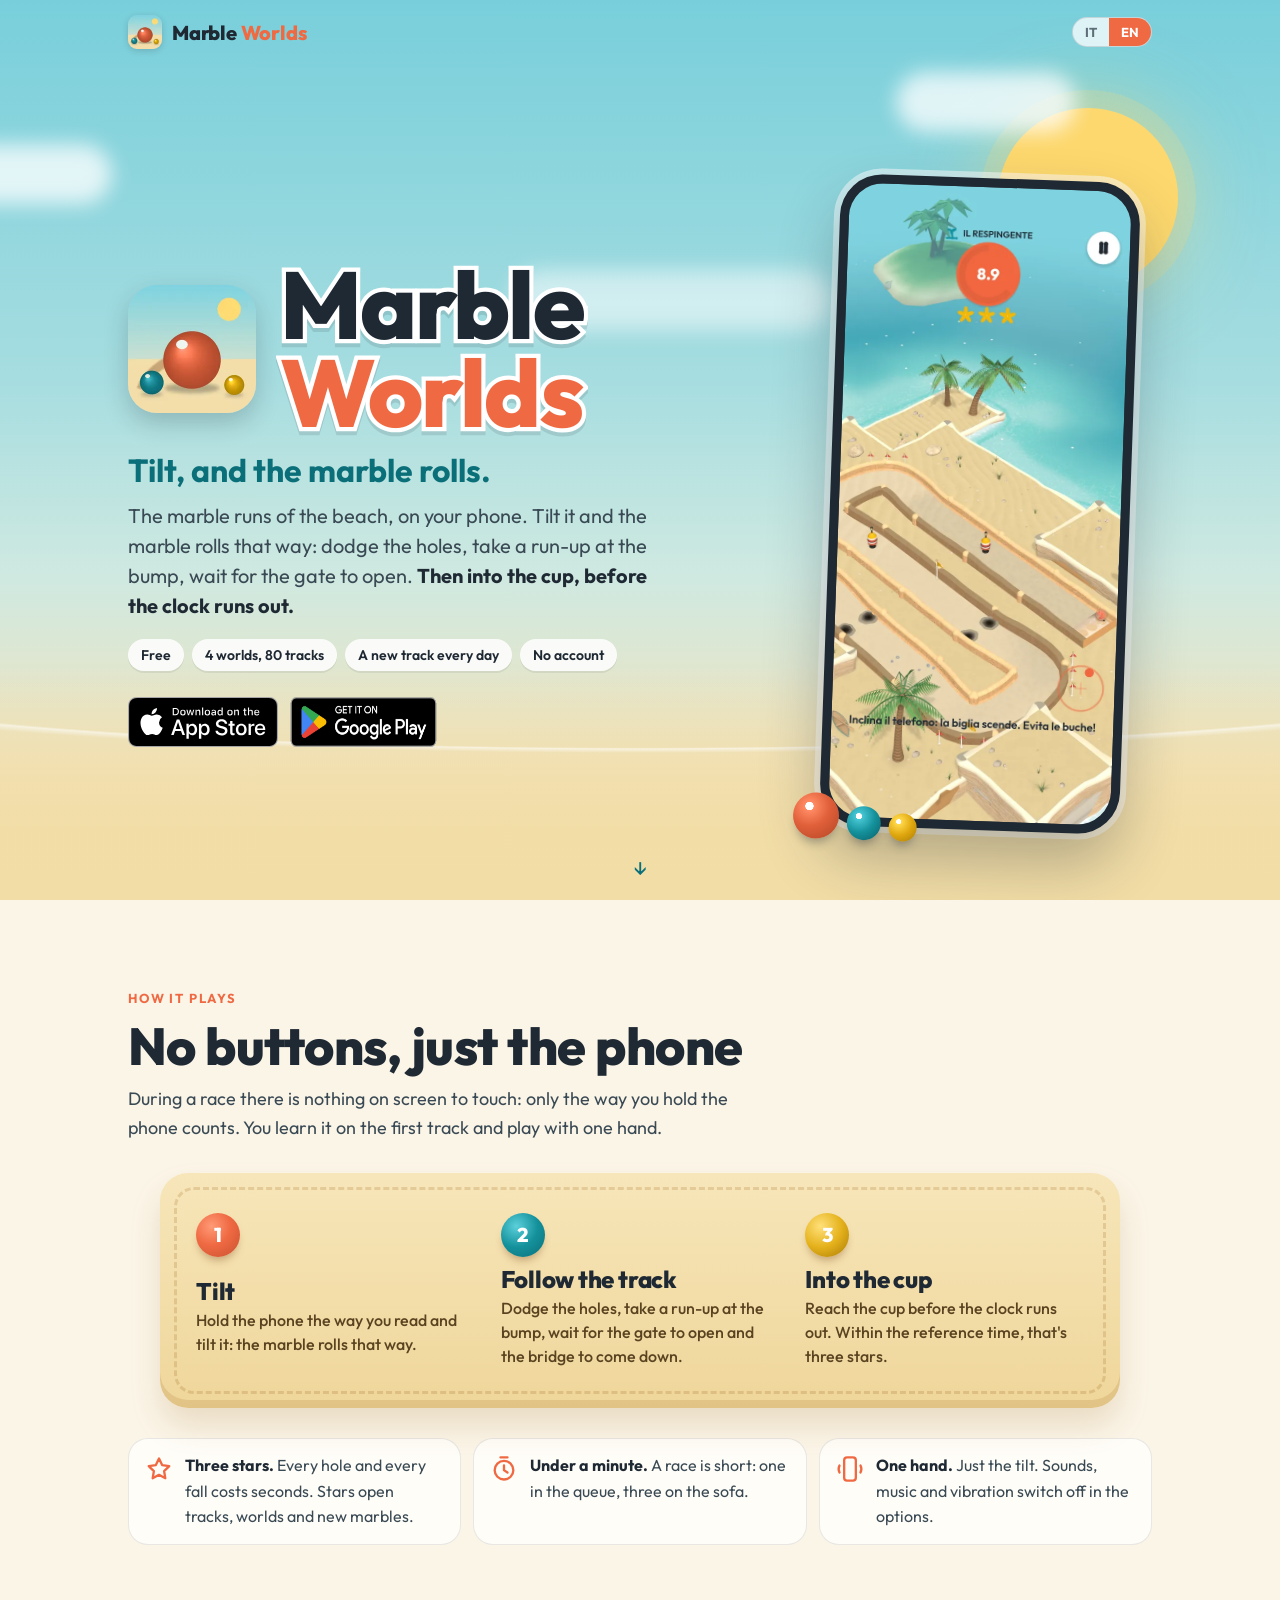
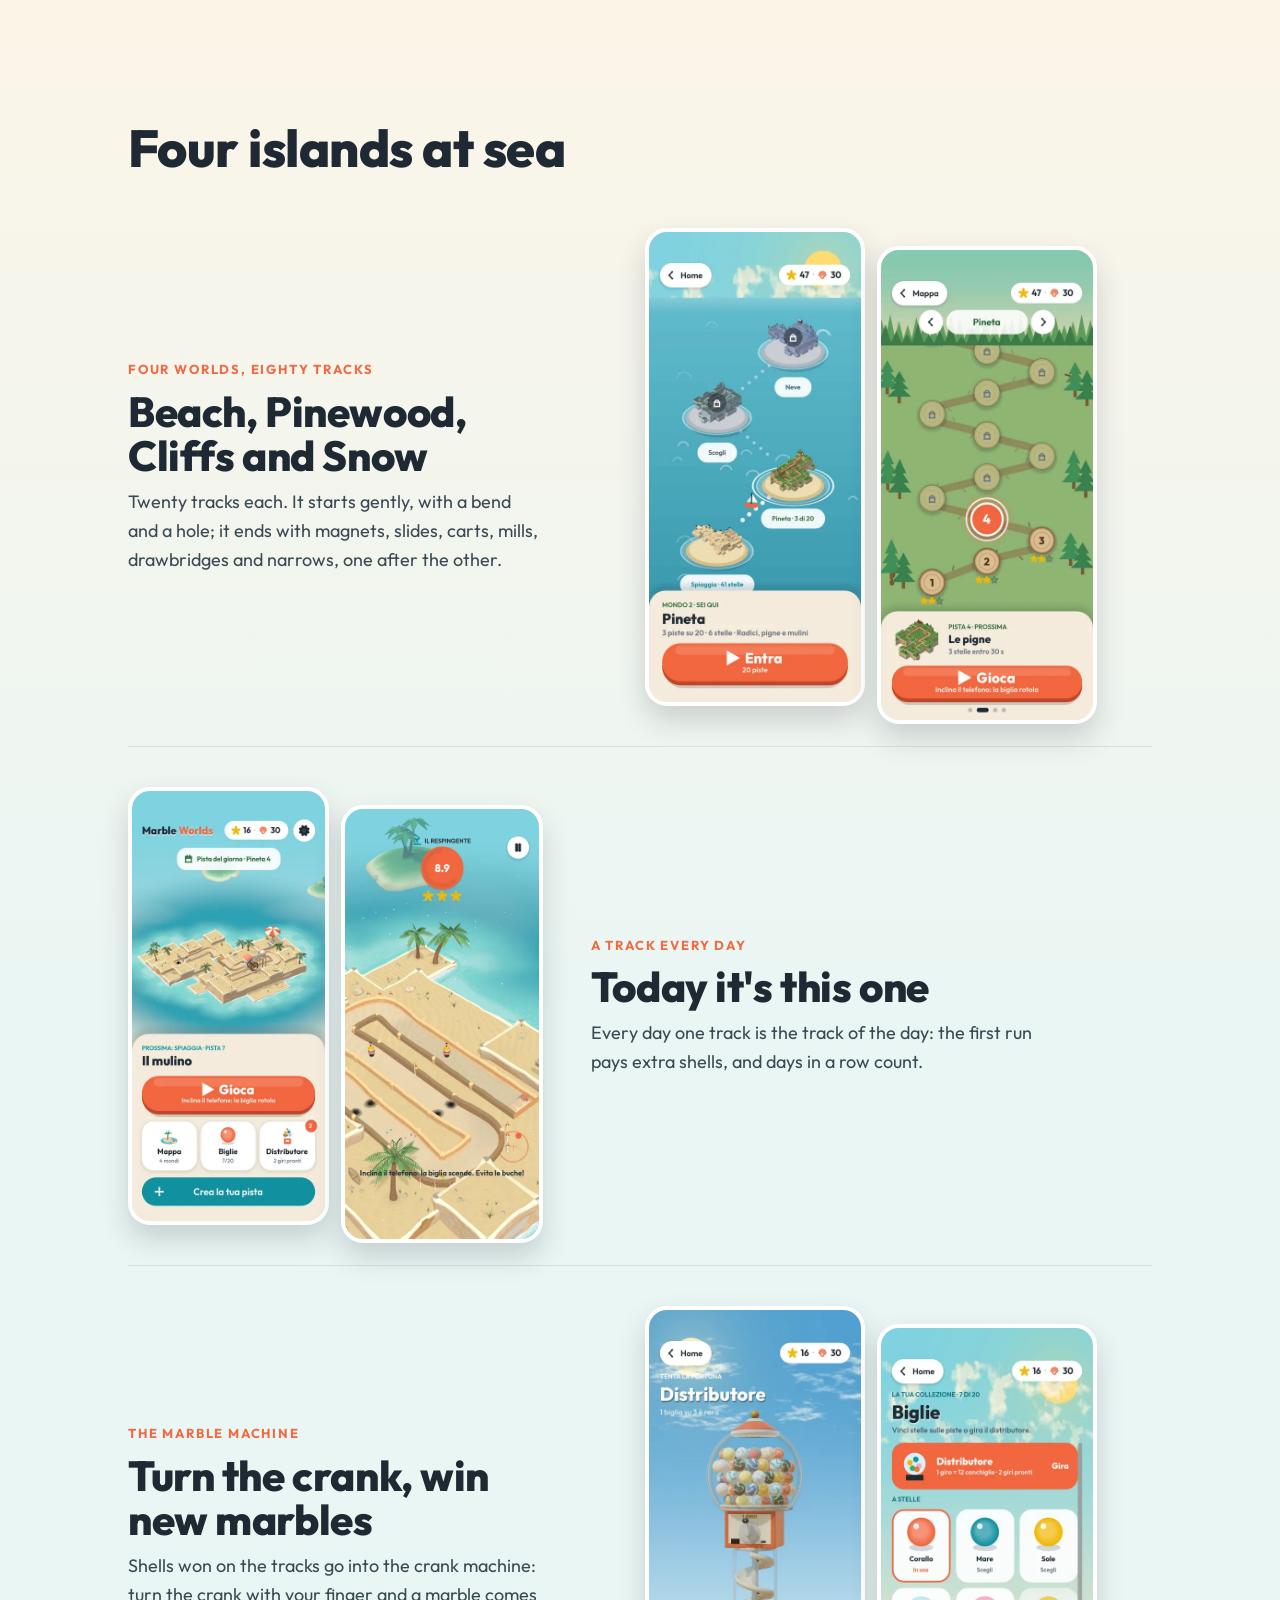
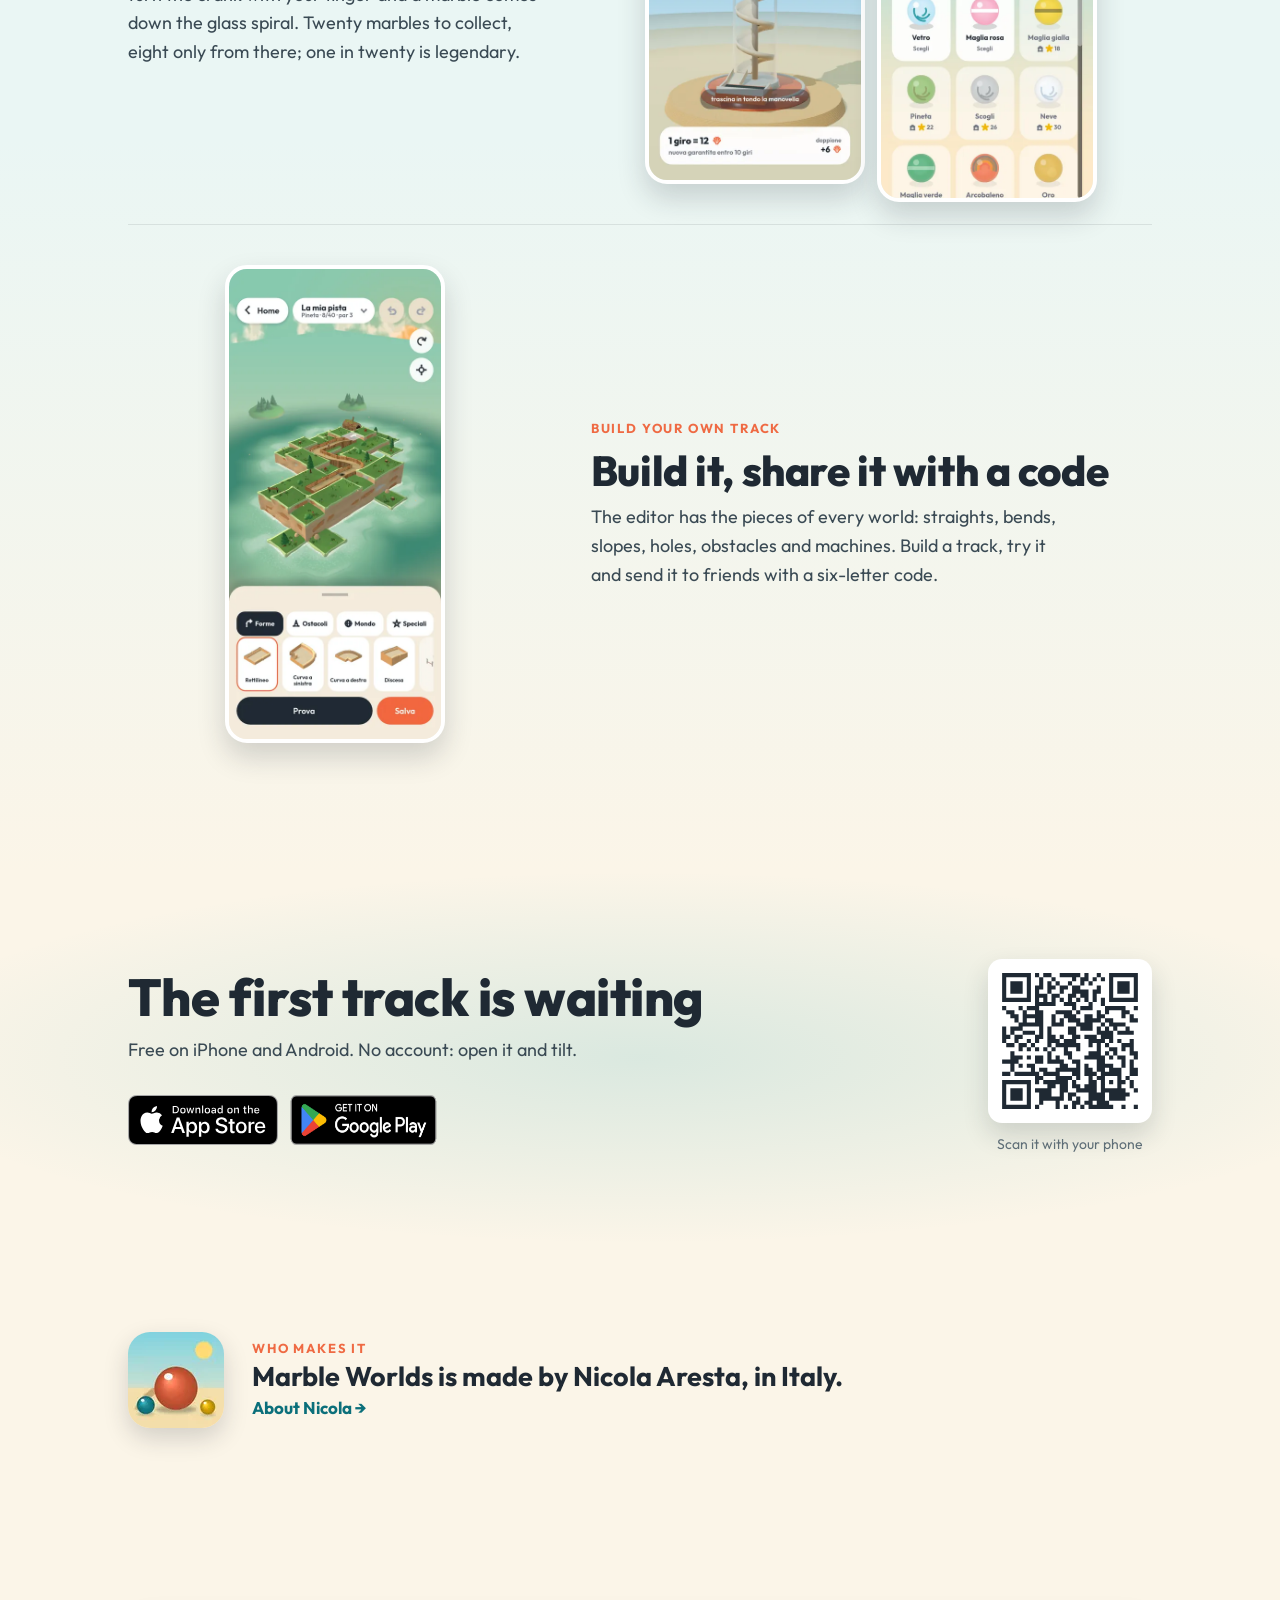
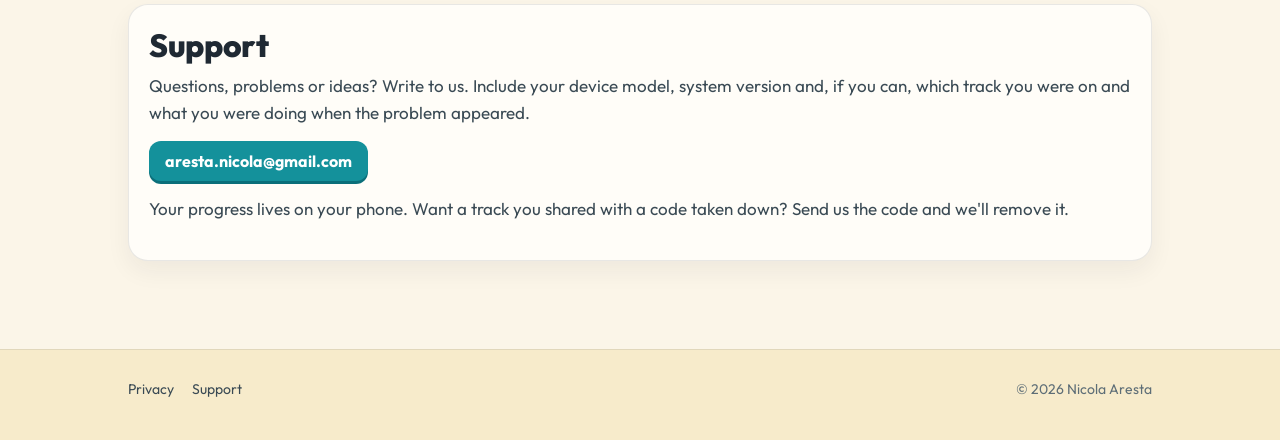
<file: index.html>
<!doctype html>
<html lang="it">
<head>
<meta charset="utf-8">
<meta name="viewport" content="width=device-width,initial-scale=1,viewport-fit=cover">
<title>Marble Worlds – Inclina, la biglia rotola</title>
<meta name="description" content="Marble Worlds: le piste da biglie della spiaggia, sul telefono. Inclina il telefono e porta la biglia in buca. Quattro mondi, ottanta piste e una pista nuova ogni giorno. Gratis per iPhone e Android.">
<meta name="theme-color" content="#7FD3DE">
<link rel="canonical" href="https://nixare.github.io/marbleworlds-site/">
<meta property="og:title" content="Marble Worlds – Inclina, la biglia rotola">
<meta property="og:description" content="Quattro mondi, ottanta piste e una pista nuova ogni giorno. Inclina il telefono e porta la biglia in buca. Gratis.">
<meta property="og:image" content="https://nixare.github.io/marbleworlds-site/img/og.jpg">
<meta property="og:image:width" content="1200">
<meta property="og:image:height" content="630">
<meta property="og:url" content="https://nixare.github.io/marbleworlds-site/">
<meta property="og:type" content="website">
<meta name="twitter:card" content="summary_large_image">
<!-- App Store: once the app is live, replace APPLE_APP_ID here and in get.html with its numeric id
     and add <meta name="apple-itunes-app" content="app-id=…"> for Safari's banner. -->
<link rel="icon" type="image/png" href="favicon.png">
<link rel="apple-touch-icon" href="apple-touch-icon.png">
<link rel="preload" href="fonts/Outfit.woff2" as="font" type="font/woff2" crossorigin>
<link rel="stylesheet" href="style.css">
<script>
// Italian first, as in the game; a browser in another language, #en or the switch shows the English.
(function () {
  var d = document.documentElement, h = location.hash, en = false;
  try { var s = localStorage.getItem("lang"); if (h === "#it" || h === "#en") en = h === "#en"; else if (s) en = s === "en"; else en = !/^it\b/i.test(navigator.language || "it"); } catch (e) {}
  if (en) { d.classList.add("en"); d.lang = "en"; }
  // The visitor's own store first: Android or Apple; a computer sees both and the QR.
  var ua = navigator.userAgent || "";
  if (/android/i.test(ua)) d.classList.add("android");
  else if (/iphone|ipad|ipod/i.test(ua) || (/macintosh/i.test(ua) && "ontouchend" in document)) d.classList.add("apple");
})();
function setLang(l) {
  var d = document.documentElement;
  d.classList.toggle("en", l === "en");
  d.lang = l;
  try { localStorage.setItem("lang", l); } catch (e) {}
}
</script>
</head>
<body class="i18n">

<header class="top">
  <div class="wrap">
    <a class="brand" href="#"><img src="img/icon.webp" alt="" width="34" height="34"><span>Marble <b>Worlds</b></span></a>
    <div class="lang" role="group" aria-label="Lingua / Language">
      <button type="button" data-l="it" onclick="setLang('it')">IT</button>
      <button type="button" data-l="en" onclick="setLang('en')">EN</button>
    </div>
  </div>
</header>

<main>
<section class="hero" aria-labelledby="title">
  <div class="sun" aria-hidden="true"></div>
  <div class="clouds" aria-hidden="true"><i></i><i></i><i></i></div>
  <div class="shore" aria-hidden="true"></div>
  <div class="wrap hero-grid">
    <div class="hero-copy">
      <div class="title-row"><img class="app-icon" src="img/icon-hero.webp" alt="" width="128" height="128"><h1 class="wordmark" id="title"><span>Marble</span><span class="w">Worlds</span></h1></div>
      <p class="tagline"><span lang="it">Inclina, la biglia rotola.</span><span lang="en">Tilt, and the marble rolls.</span></p>
      <p class="hook">
        <span lang="it">Le piste da biglie della spiaggia, sul telefono. Inclinalo e la biglia scende da quella parte: evita le buche, prendi la rincorsa sul dosso, aspetta che il cancello si apra. <em>Poi in buca, prima che il tempo finisca.</em></span>
        <span lang="en">The marble runs of the beach, on your phone. Tilt it and the marble rolls that way: dodge the holes, take a run-up at the bump, wait for the gate to open. <em>Then into the cup, before the clock runs out.</em></span>
      </p>
      <ul class="chips" role="list">
        <li><span lang="it">Gratis</span><span lang="en">Free</span></li>
        <li><span lang="it">4 mondi, 80 piste</span><span lang="en">4 worlds, 80 tracks</span></li>
        <li><span lang="it">Una pista nuova ogni giorno</span><span lang="en">A new track every day</span></li>
        <li><span lang="it">Senza account</span><span lang="en">No account</span></li>
      </ul>
      <div class="stores" id="get">
        <a class="badge store-apple" href="https://apps.apple.com/app/idAPPLE_APP_ID?pt=marbleworlds&amp;ct=site&amp;mt=8"><img src="img/badge_apple.svg" alt="Download on the App Store" width="150" height="50"></a>
        <a class="badge store-play" href="https://play.google.com/store/apps/details?id=com.nixare.marbleworlds&amp;referrer=utm_source%3Dsite"><img lang="it" src="img/badge_play_it.webp" alt="Disponibile su Google Play" width="194" height="75"><img lang="en" src="img/badge_play_en.webp" alt="Get it on Google Play" width="194" height="75"></a>
      </div>
    </div>
    <div class="phone">
      <img src="img/hero.webp" alt="" width="600" height="1304" fetchpriority="high">
      <div class="marbles" aria-hidden="true"><span class="marble c"></span><span class="marble t"></span><span class="marble g"></span></div>
    </div>
  </div>
  <a class="scroll-cue" href="#how" aria-label="Come si gioca / How it plays"><span aria-hidden="true">↓</span></a>
</section>

<section id="how" aria-labelledby="how-title">
  <div class="wrap">
    <p class="kicker"><span lang="it">Come si gioca</span><span lang="en">How it plays</span></p>
    <h2 class="section-title" id="how-title"><span lang="it">Niente bottoni, solo il telefono</span><span lang="en">No buttons, just the phone</span></h2>
    <p class="section-lede">
      <span lang="it">Durante la gara sullo schermo non c'è niente da toccare: conta solo come tieni il telefono. Si impara sulla prima pista e si gioca con una mano.</span>
      <span lang="en">During a race there is nothing on screen to touch: only the way you hold the phone counts. You learn it on the first track and play with one hand.</span>
    </p>
    <div class="track">
      <ol class="steps" role="list">
        <li class="step"><span class="n" aria-hidden="true">1</span><div>
          <h3><span lang="it">Inclina</span><span lang="en">Tilt</span></h3>
          <p><span lang="it">Tieni il telefono comodo, come per leggere, e inclinalo: la biglia scende da quella parte.</span><span lang="en">Hold the phone the way you read and tilt it: the marble rolls that way.</span></p></div></li>
        <li class="step"><span class="n" aria-hidden="true">2</span><div>
          <h3><span lang="it">Segui la pista</span><span lang="en">Follow the track</span></h3>
          <p><span lang="it">Evita le buche, prendi la rincorsa sul dosso, aspetta che il cancello si apra e che il ponte si abbassi.</span><span lang="en">Dodge the holes, take a run-up at the bump, wait for the gate to open and the bridge to come down.</span></p></div></li>
        <li class="step"><span class="n" aria-hidden="true">3</span><div>
          <h3><span lang="it">In buca</span><span lang="en">Into the cup</span></h3>
          <p><span lang="it">Arriva in buca prima che il tempo finisca. Entro il tempo di riferimento sono tre stelle.</span><span lang="en">Reach the cup before the clock runs out. Within the reference time, that's three stars.</span></p></div></li>
      </ol>
    </div>
    <div class="after">
      <div class="note"><svg viewBox="0 0 24 24" aria-hidden="true"><path d="M12 3l2.7 5.6 6.1.9-4.4 4.3 1 6.1L12 17l-5.4 2.9 1-6.1-4.4-4.3 6.1-.9z" fill="none" stroke="currentColor" stroke-width="2" stroke-linejoin="round"/></svg>
        <p><b><span lang="it">Tre stelle.</span><span lang="en">Three stars.</span></b> <span lang="it">Ogni buca e ogni caduta costano secondi. Le stelle aprono piste, mondi e biglie nuove.</span><span lang="en">Every hole and every fall costs seconds. Stars open tracks, worlds and new marbles.</span></p></div>
      <div class="note"><svg viewBox="0 0 24 24" aria-hidden="true"><circle cx="12" cy="13" r="8" fill="none" stroke="currentColor" stroke-width="2"/><path d="M12 9v4l3 2M9 2h6" fill="none" stroke="currentColor" stroke-width="2" stroke-linecap="round"/></svg>
        <p><b><span lang="it">Meno di un minuto.</span><span lang="en">Under a minute.</span></b> <span lang="it">Una gara è breve: una in coda alla cassa, tre sul divano.</span><span lang="en">A race is short: one in the queue, three on the sofa.</span></p></div>
      <div class="note"><svg viewBox="0 0 24 24" aria-hidden="true"><rect x="7" y="2" width="10" height="20" rx="2.5" fill="none" stroke="currentColor" stroke-width="2"/><path d="M3 9c-1 2-1 4 0 6M21 9c1 2 1 4 0 6" fill="none" stroke="currentColor" stroke-width="2" stroke-linecap="round"/></svg>
        <p><b><span lang="it">Con una mano.</span><span lang="en">One hand.</span></b> <span lang="it">Solo l'inclinazione. Suoni, musica e vibrazione si spengono dalle opzioni.</span><span lang="en">Just the tilt. Sounds, music and vibration switch off in the options.</span></p></div>
    </div>
  </div>
</section>

<section class="features" aria-labelledby="more">
  <div class="wrap">
    <h2 class="section-title" id="more"><span lang="it">Quattro isole in mare</span><span lang="en">Four islands at sea</span></h2>
    <article class="feature" aria-labelledby="f-worlds">
      <div class="feature-copy">
        <p class="kicker"><span lang="it">Quattro mondi, ottanta piste</span><span lang="en">Four worlds, eighty tracks</span></p>
        <h3 id="f-worlds"><span lang="it">Spiaggia, Pineta, Scogli e Neve</span><span lang="en">Beach, Pinewood, Cliffs and Snow</span></h3>
        <p><span lang="it">Venti piste per isola. Si parte piano, con una curva e una buca; si finisce con calamite, scivoli, carrelli, mulini, ponti levatoi e strettoie, una dopo l'altra.</span><span lang="en">Twenty tracks each. It starts gently, with a bend and a hole; it ends with magnets, slides, carts, mills, drawbridges and narrows, one after the other.</span></p>
      </div>
      <div class="phones">
        <figure><img src="img/mondi.webp" alt="" width="460" height="1000" loading="lazy"><figcaption class="sr"><span lang="it">La mappa delle quattro isole</span><span lang="en">The map of the four islands</span></figcaption></figure>
        <figure><img src="img/piste.webp" alt="" width="460" height="1000" loading="lazy"><figcaption class="sr"><span lang="it">Le piste della Pineta, con le stelle</span><span lang="en">The Pinewood tracks, with their stars</span></figcaption></figure>
      </div>
    </article>
    <article class="feature flip" aria-labelledby="f-day">
      <div class="feature-copy">
        <p class="kicker"><span lang="it">Una pista al giorno</span><span lang="en">A track every day</span></p>
        <h3 id="f-day"><span lang="it">Oggi tocca a questa</span><span lang="en">Today it's this one</span></h3>
        <p><span lang="it">Ogni giorno una pista del gioco è la pista del giorno: la prima volta paga conchiglie in più, e i giorni di fila contano.</span><span lang="en">Every day one track is the track of the day: the first run pays extra shells, and days in a row count.</span></p>
      </div>
      <div class="phones">
        <figure><img src="img/home.webp" alt="" width="460" height="1000" loading="lazy"><figcaption class="sr"><span lang="it">La home, con la pista del giorno</span><span lang="en">The home screen, with the track of the day</span></figcaption></figure>
        <figure><img src="img/gara.webp" alt="" width="460" height="1000" loading="lazy"><figcaption class="sr"><span lang="it">Una gara sulla spiaggia, vinta con tre stelle</span><span lang="en">A race on the beach, won with three stars</span></figcaption></figure>
      </div>
    </article>
    <article class="feature" aria-labelledby="f-machine">
      <div class="feature-copy">
        <p class="kicker"><span lang="it">Il distributore</span><span lang="en">The marble machine</span></p>
        <h3 id="f-machine"><span lang="it">Gira la manovella, vinci biglie nuove</span><span lang="en">Turn the crank, win new marbles</span></h3>
        <p><span lang="it">Le conchiglie vinte in pista si spendono al distributore: giri la manovella col dito e una biglia scende lungo la spirale di vetro. Venti biglie da collezionare, otto escono solo da lì; una su venti è leggendaria.</span><span lang="en">Shells won on the tracks go into the crank machine: turn the crank with your finger and a marble comes down the glass spiral. Twenty marbles to collect, eight only from there; one in twenty is legendary.</span></p>
      </div>
      <div class="phones">
        <figure><img src="img/distributore.webp" alt="" width="460" height="1000" loading="lazy"><figcaption class="sr"><span lang="it">Il distributore a manovella con la spirale di vetro</span><span lang="en">The crank machine with its glass spiral</span></figcaption></figure>
        <figure><img src="img/biglie.webp" alt="" width="460" height="1000" loading="lazy"><figcaption class="sr"><span lang="it">La collezione: Corallo, Mare, Sole, Vetro…</span><span lang="en">The collection: Coral, Sea, Sun, Glass…</span></figcaption></figure>
      </div>
    </article>
    <article class="feature flip" aria-labelledby="f-editor">
      <div class="feature-copy">
        <p class="kicker"><span lang="it">Crea la tua pista</span><span lang="en">Build your own track</span></p>
        <h3 id="f-editor"><span lang="it">Costruisci e condividi con un codice</span><span lang="en">Build it, share it with a code</span></h3>
        <p><span lang="it">L'editor ha i pezzi di tutti i mondi: rettilinei, curve, discese, buche, ostacoli e macchine. Costruisci la tua pista, provala e mandala agli amici con un codice di sei lettere.</span><span lang="en">The editor has the pieces of every world: straights, bends, slopes, holes, obstacles and machines. Build a track, try it and send it to friends with a six-letter code.</span></p>
      </div>
      <div class="phones">
        <figure><img src="img/editor.webp" alt="" width="460" height="1000" loading="lazy"><figcaption class="sr"><span lang="it">L'editor delle piste</span><span lang="en">The track editor</span></figcaption></figure>
      </div>
    </article>
  </div>
</section>

<section class="final" aria-labelledby="final">
  <div class="wrap final-grid">
    <div>
      <h2 class="section-title" id="final"><span lang="it">La prima pista ti aspetta</span><span lang="en">The first track is waiting</span></h2>
      <p class="section-lede"><span lang="it">Gratis su iPhone e Android. Nessun account: apri e inclina.</span><span lang="en">Free on iPhone and Android. No account: open it and tilt.</span></p>
      <div class="stores">
        <a class="badge store-apple" href="https://apps.apple.com/app/idAPPLE_APP_ID?pt=marbleworlds&amp;ct=site&amp;mt=8"><img src="img/badge_apple.svg" alt="Download on the App Store" width="150" height="50"></a>
        <a class="badge store-play" href="https://play.google.com/store/apps/details?id=com.nixare.marbleworlds&amp;referrer=utm_source%3Dsite"><img lang="it" src="img/badge_play_it.webp" alt="Disponibile su Google Play" width="194" height="75"><img lang="en" src="img/badge_play_en.webp" alt="Get it on Google Play" width="194" height="75"></a>
      </div>
    </div>
    <figure class="qr">
      <img src="img/qr.svg" alt="Codice QR per scaricare Marble Worlds / QR code to download Marble Worlds" width="164" height="164" loading="lazy">
      <figcaption><span lang="it">Inquadralo col telefono</span><span lang="en">Scan it with your phone</span></figcaption>
    </figure>
  </div>
</section>

<section aria-labelledby="maker">
  <div class="wrap maker">
    <img src="img/icon.webp" alt="" width="96" height="96" loading="lazy">
    <div>
      <p class="kicker" id="maker"><span lang="it">Chi lo fa</span><span lang="en">Who makes it</span></p>
      <p class="maker-line"><span lang="it">Marble Worlds è fatto da Nicola Aresta, in Italia.</span><span lang="en">Marble Worlds is made by Nicola Aresta, in Italy.</span></p>
      <p><a class="more" href="https://nicolaaresta-website.aresta-nicola.workers.dev/"><span lang="it">Chi è Nicola</span><span lang="en">About Nicola</span> →</a></p>
    </div>
  </div>
</section>

<section id="support" aria-labelledby="support-title">
  <div class="wrap">
    <div class="card">
      <h2 id="support-title"><span lang="it">Supporto</span><span lang="en">Support</span></h2>
      <p><span lang="it">Domande, problemi o idee? Scrivici. Indica il modello del dispositivo, la versione del sistema e, se puoi, su che pista eri e cosa stavi facendo quando è comparso il problema.</span><span lang="en">Questions, problems or ideas? Write to us. Include your device model, system version and, if you can, which track you were on and what you were doing when the problem appeared.</span></p>
      <p><a class="mail" href="mailto:aresta.nicola@gmail.com?subject=Marble%20Worlds">aresta.nicola@gmail.com</a></p>
      <p><span lang="it">I progressi stanno sul telefono. Vuoi togliere una pista che hai condiviso con un codice? Scrivici il codice e la togliamo.</span><span lang="en">Your progress lives on your phone. Want a track you shared with a code taken down? Send us the code and we'll remove it.</span></p>
    </div>
  </div>
</section>
</main>

<!-- On a phone, once the hero's buttons are past: one bar with the phone's own store. -->
<div class="dock" id="dock" aria-hidden="true">
  <img src="img/icon.webp" alt="" width="40" height="40">
  <div><b>Marble Worlds</b><small><span lang="it">Inclina, la biglia rotola · Gratis</span><span lang="en">Tilt, and the marble rolls · Free</span></small></div>
  <a class="dock-get store-apple" href="https://apps.apple.com/app/idAPPLE_APP_ID?pt=marbleworlds&amp;ct=site_dock&amp;mt=8" tabindex="-1"><span lang="it">Scarica</span><span lang="en">Get it</span></a>
  <a class="dock-get store-play" href="https://play.google.com/store/apps/details?id=com.nixare.marbleworlds&amp;referrer=utm_source%3Dsite_dock" tabindex="-1"><span lang="it">Scarica</span><span lang="en">Get it</span></a>
</div>
<script>
(function () {
  var dock = document.getElementById("dock"), get = document.getElementById("get");
  if (!("IntersectionObserver" in window) || !dock || !get) return;
  new IntersectionObserver(function (e) {
    var on = !e[0].isIntersecting && e[0].boundingClientRect.top < 0;
    dock.classList.toggle("on", on);
    dock.setAttribute("aria-hidden", on ? "false" : "true");
    dock.querySelectorAll("a").forEach(function (a) { a.tabIndex = on ? 0 : -1; });
  }).observe(get);
})();
</script>

<footer>
  <div class="wrap">
    <nav aria-label="Pagine / Pages">
      <a href="privacy.html">Privacy</a>
      <a href="#support"><span lang="it">Supporto</span><span lang="en">Support</span></a>
    </nav>
    <span>© 2026 Nicola Aresta</span>
  </div>
</footer>
</body>
</html>
</file>
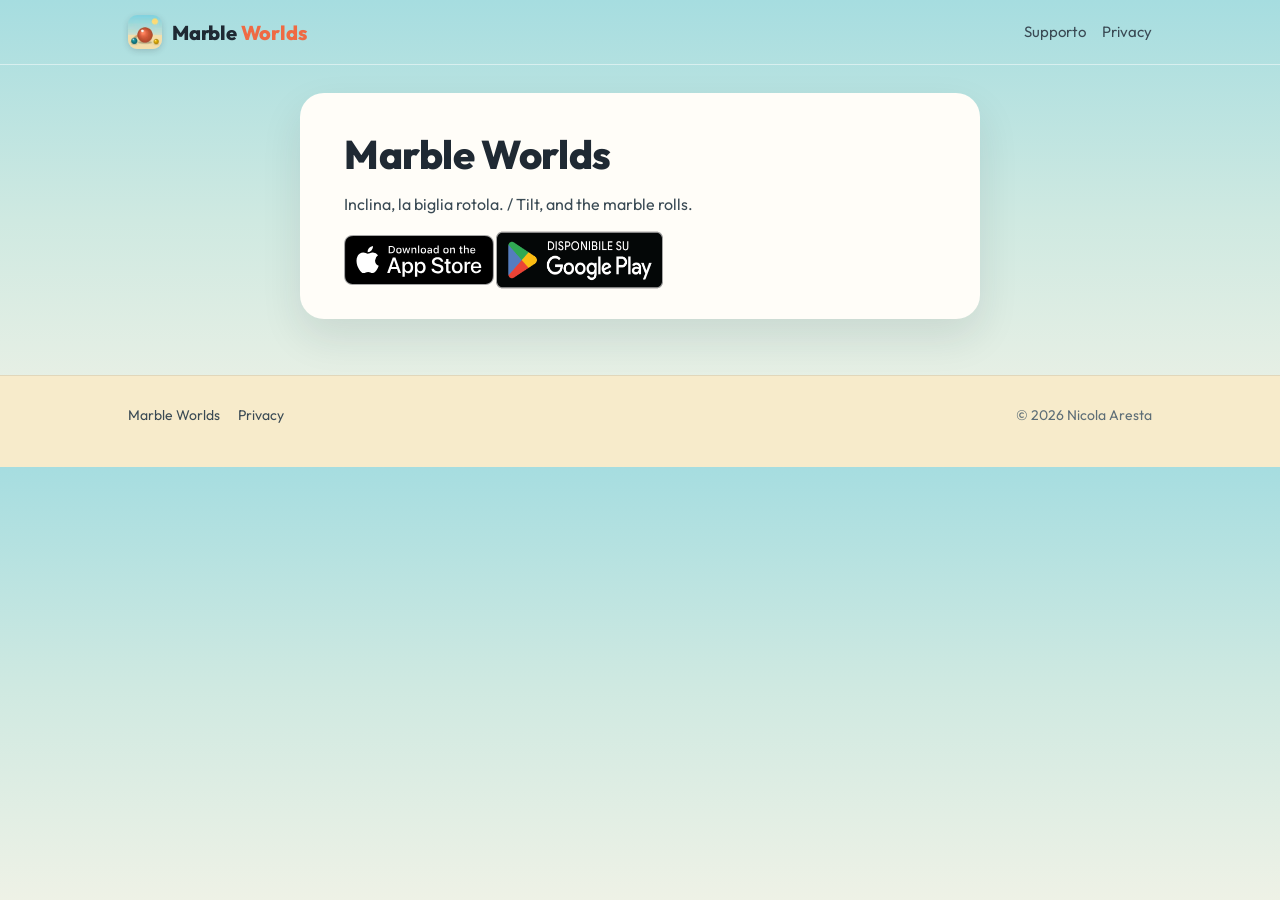
<file: get.html>
<!doctype html><html lang="it"><head><meta charset="utf-8"><meta name="viewport" content="width=device-width,initial-scale=1"><title>Marble Worlds – Scarica</title><meta name="theme-color" content="#7FD3DE"><link rel="icon" type="image/png" href="favicon.png"><link rel="apple-touch-icon" href="apple-touch-icon.png"><link rel="stylesheet" href="style.css">
<script>
// One link for the QR and for sharing: the phone's own store, the query passed on where the store
// keeps it (Play's install referrer; Apple's campaign token). APPLE_APP_ID: fill in once the app is live.
(function () {
  var q = location.search.replace(/^\?/, "");
  var ua = navigator.userAgent || "";
  var apple = "https://apps.apple.com/app/idAPPLE_APP_ID?pt=marbleworlds&ct=" + encodeURIComponent(q || "qr") + "&mt=8";
  var play = "https://play.google.com/store/apps/details?id=com.nixare.marbleworlds&referrer=" + encodeURIComponent(q || "utm_source=qr");
  if (/android/i.test(ua)) location.replace(play);
  else if (/iphone|ipad|ipod/i.test(ua) || (/macintosh/i.test(ua) && "ontouchend" in document)) location.replace(apple);
  window.__stores = { apple: apple, play: play };
})();
</script></head><body class="page">
<header class="page-top"><div class="wrap"><a class="brand" href="index.html"><img src="img/icon.webp" alt="" width="34" height="34"><span>Marble <b>Worlds</b></span></a>
<nav aria-label="Pagine / Pages"><a href="index.html#support">Supporto</a><a href="privacy.html">Privacy</a></nav></div></header>
<main class="doc">
<article class="paper">
<h1>Marble Worlds</h1>
<p>Inclina, la biglia rotola. / Tilt, and the marble rolls.</p>
<div class="stores">
<a class="badge" id="apple" href="https://apps.apple.com/app/idAPPLE_APP_ID"><img src="img/badge_apple.svg" alt="Download on the App Store" width="150" height="50"></a>
<a class="badge" id="play" href="https://play.google.com/store/apps/details?id=com.nixare.marbleworlds"><img src="img/badge_play_it.webp" alt="Disponibile su Google Play" width="194" height="75"></a>
</div>
</article>
<script>if (window.__stores) { document.getElementById("apple").href = __stores.apple; document.getElementById("play").href = __stores.play; }</script>
</main>
<footer><div class="wrap"><nav aria-label="Pagine / Pages"><a href="index.html">Marble Worlds</a><a href="privacy.html">Privacy</a></nav><span>© 2026 Nicola Aresta</span></div></footer>
</body></html>
</file>
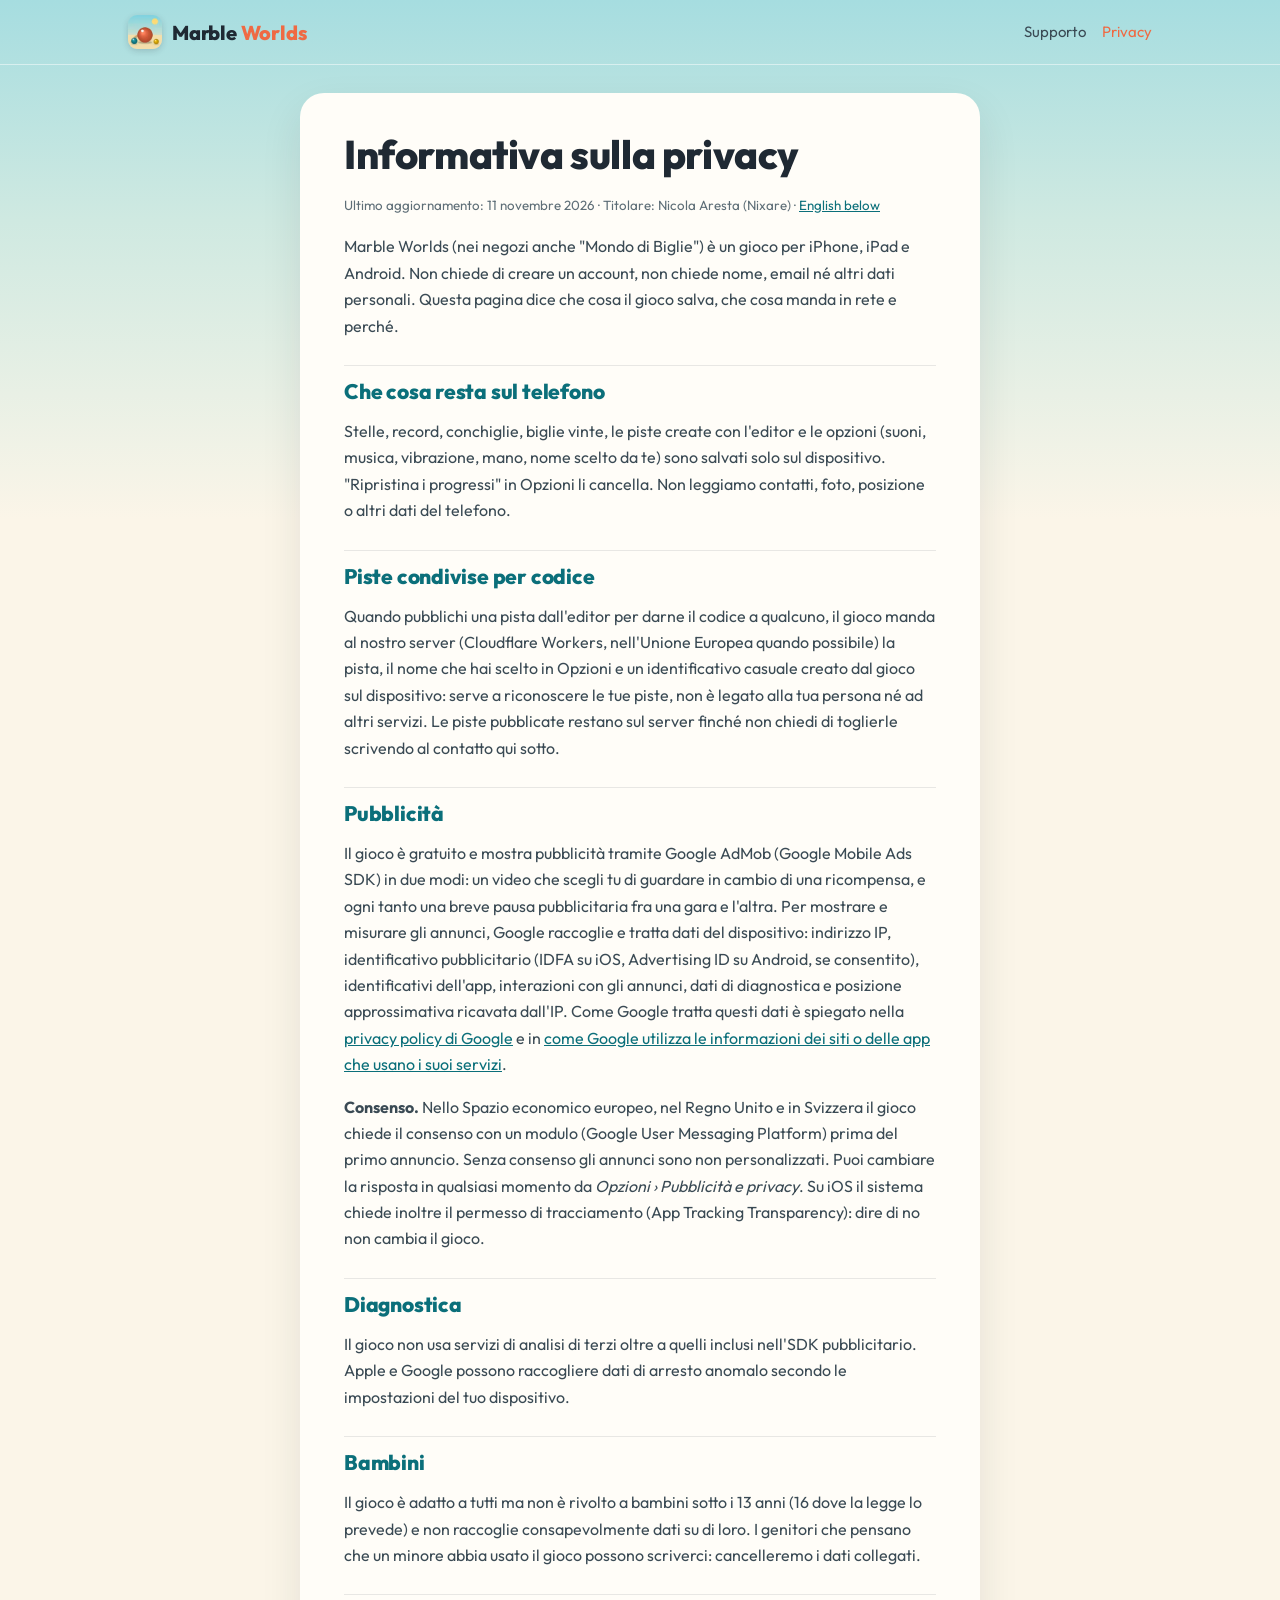
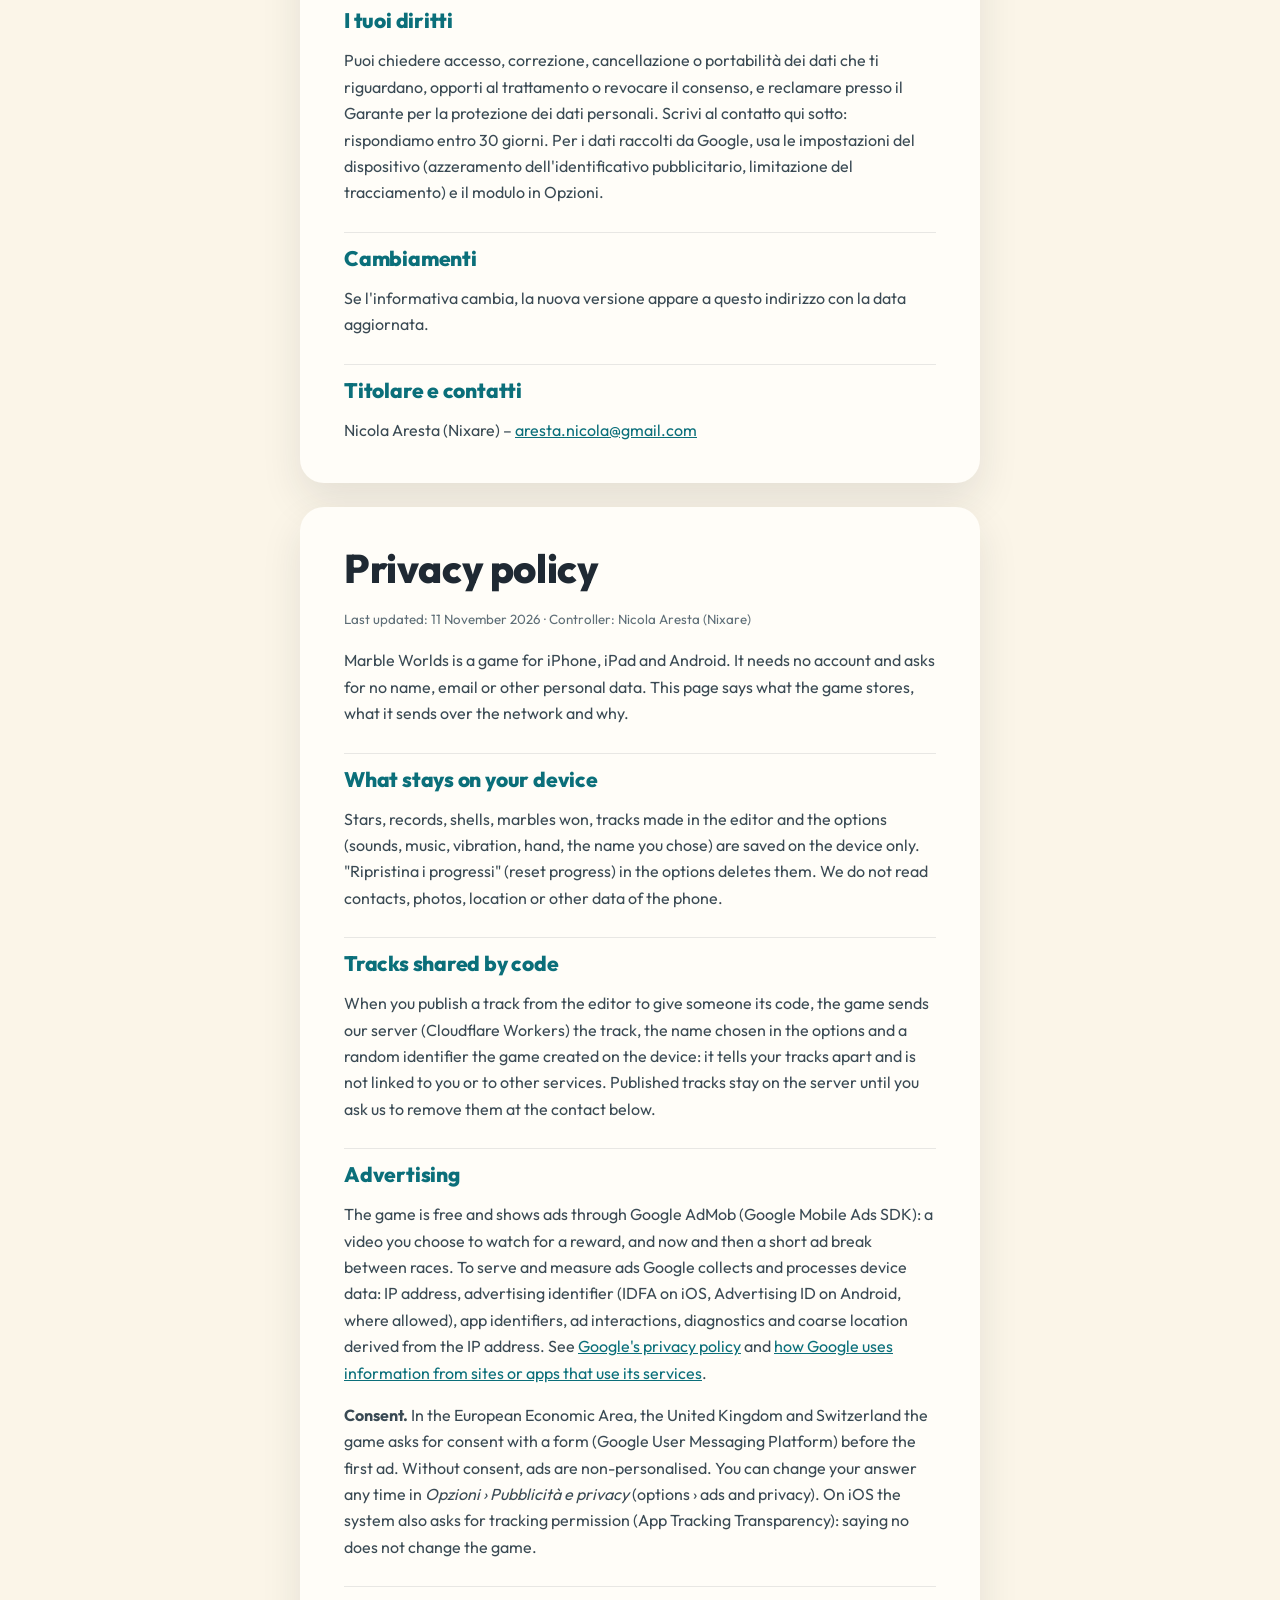
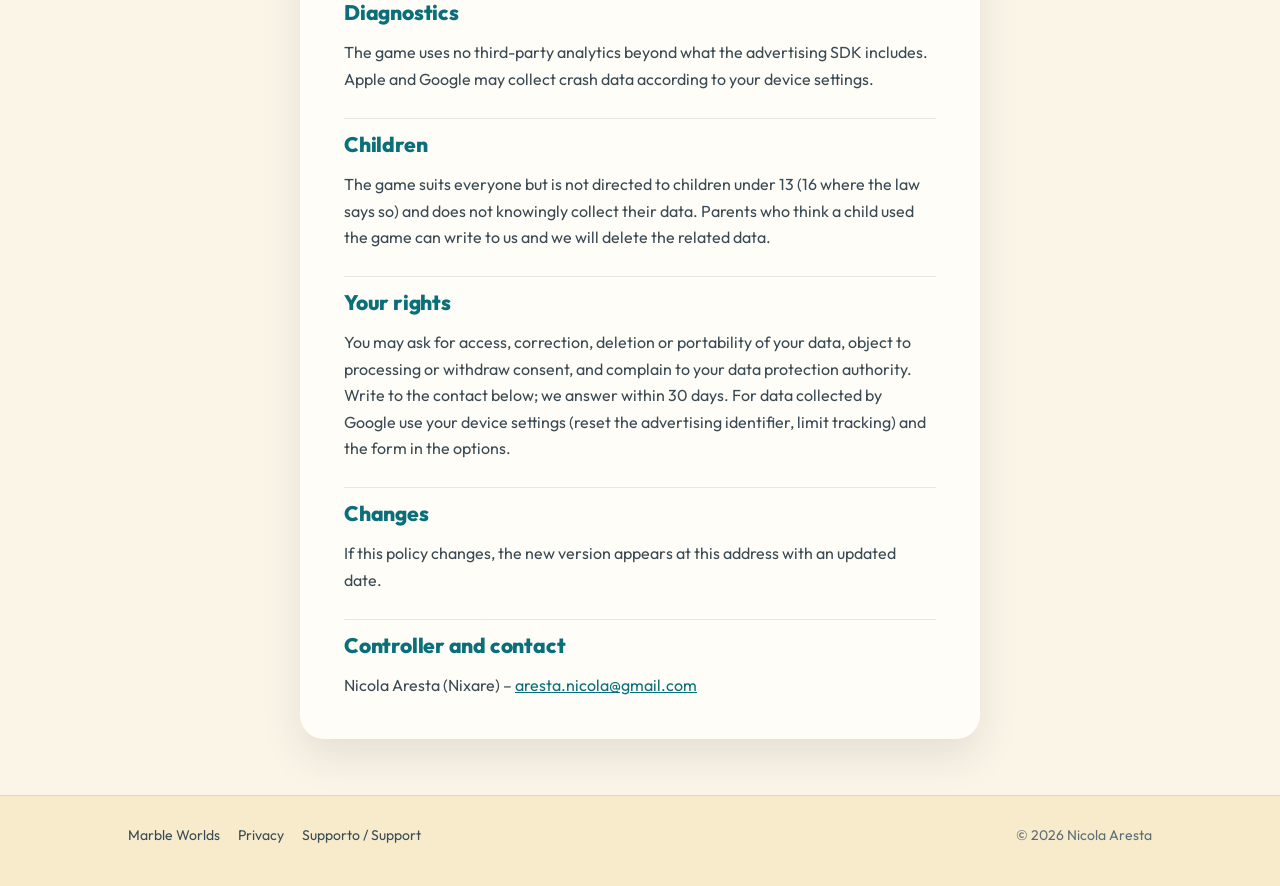
<file: privacy.html>
<!doctype html><html lang="it"><head><meta charset="utf-8"><meta name="viewport" content="width=device-width,initial-scale=1"><title>Marble Worlds – Informativa sulla privacy</title><meta name="theme-color" content="#7FD3DE"><link rel="icon" type="image/png" href="favicon.png"><link rel="apple-touch-icon" href="apple-touch-icon.png"><link rel="stylesheet" href="style.css"></head><body class="page">
<header class="page-top"><div class="wrap"><a class="brand" href="index.html"><img src="img/icon.webp" alt="" width="34" height="34"><span>Marble <b>Worlds</b></span></a>
<nav aria-label="Pagine / Pages"><a href="index.html#support">Supporto</a><a href="privacy.html" aria-current="page">Privacy</a></nav></div></header>
<main class="doc">
<article class="paper" lang="it">
<h1>Informativa sulla privacy</h1>
<p><small>Ultimo aggiornamento: 11 novembre 2026 · Titolare: Nicola Aresta (Nixare) · <a href="#en">English below</a></small></p>
<p>Marble Worlds (nei negozi anche "Mondo di Biglie") è un gioco per iPhone, iPad e Android. Non chiede di creare un account, non chiede nome, email né altri dati personali. Questa pagina dice che cosa il gioco salva, che cosa manda in rete e perché.</p>
<h2>Che cosa resta sul telefono</h2>
<p>Stelle, record, conchiglie, biglie vinte, le piste create con l'editor e le opzioni (suoni, musica, vibrazione, mano, nome scelto da te) sono salvati solo sul dispositivo. "Ripristina i progressi" in Opzioni li cancella. Non leggiamo contatti, foto, posizione o altri dati del telefono.</p>
<h2>Piste condivise per codice</h2>
<p>Quando pubblichi una pista dall'editor per darne il codice a qualcuno, il gioco manda al nostro server (Cloudflare Workers, nell'Unione Europea quando possibile) la pista, il nome che hai scelto in Opzioni e un identificativo casuale creato dal gioco sul dispositivo: serve a riconoscere le tue piste, non è legato alla tua persona né ad altri servizi. Le piste pubblicate restano sul server finché non chiedi di toglierle scrivendo al contatto qui sotto.</p>
<h2>Pubblicità</h2>
<p>Il gioco è gratuito e mostra pubblicità tramite Google AdMob (Google Mobile Ads SDK) in due modi: un video che scegli tu di guardare in cambio di una ricompensa, e ogni tanto una breve pausa pubblicitaria fra una gara e l'altra. Per mostrare e misurare gli annunci, Google raccoglie e tratta dati del dispositivo: indirizzo IP, identificativo pubblicitario (IDFA su iOS, Advertising ID su Android, se consentito), identificativi dell'app, interazioni con gli annunci, dati di diagnostica e posizione approssimativa ricavata dall'IP. Come Google tratta questi dati è spiegato nella <a href="https://policies.google.com/privacy">privacy policy di Google</a> e in <a href="https://policies.google.com/technologies/partner-sites">come Google utilizza le informazioni dei siti o delle app che usano i suoi servizi</a>.</p>
<p><strong>Consenso.</strong> Nello Spazio economico europeo, nel Regno Unito e in Svizzera il gioco chiede il consenso con un modulo (Google User Messaging Platform) prima del primo annuncio. Senza consenso gli annunci sono non personalizzati. Puoi cambiare la risposta in qualsiasi momento da <em>Opzioni › Pubblicità e privacy</em>. Su iOS il sistema chiede inoltre il permesso di tracciamento (App Tracking Transparency): dire di no non cambia il gioco.</p>
<h2>Diagnostica</h2>
<p>Il gioco non usa servizi di analisi di terzi oltre a quelli inclusi nell'SDK pubblicitario. Apple e Google possono raccogliere dati di arresto anomalo secondo le impostazioni del tuo dispositivo.</p>
<h2>Bambini</h2>
<p>Il gioco è adatto a tutti ma non è rivolto a bambini sotto i 13 anni (16 dove la legge lo prevede) e non raccoglie consapevolmente dati su di loro. I genitori che pensano che un minore abbia usato il gioco possono scriverci: cancelleremo i dati collegati.</p>
<h2>I tuoi diritti</h2>
<p>Puoi chiedere accesso, correzione, cancellazione o portabilità dei dati che ti riguardano, opporti al trattamento o revocare il consenso, e reclamare presso il Garante per la protezione dei dati personali. Scrivi al contatto qui sotto: rispondiamo entro 30 giorni. Per i dati raccolti da Google, usa le impostazioni del dispositivo (azzeramento dell'identificativo pubblicitario, limitazione del tracciamento) e il modulo in Opzioni.</p>
<h2>Cambiamenti</h2>
<p>Se l'informativa cambia, la nuova versione appare a questo indirizzo con la data aggiornata.</p>
<h2>Titolare e contatti</h2>
<p>Nicola Aresta (Nixare) – <a href="mailto:aresta.nicola@gmail.com?subject=Marble%20Worlds%20privacy">aresta.nicola@gmail.com</a></p>
</article>
<article class="paper" lang="en"><h1 id="en">Privacy policy</h1>
<p><small>Last updated: 11 November 2026 · Controller: Nicola Aresta (Nixare)</small></p>
<p>Marble Worlds is a game for iPhone, iPad and Android. It needs no account and asks for no name, email or other personal data. This page says what the game stores, what it sends over the network and why.</p>
<h2>What stays on your device</h2>
<p>Stars, records, shells, marbles won, tracks made in the editor and the options (sounds, music, vibration, hand, the name you chose) are saved on the device only. "Ripristina i progressi" (reset progress) in the options deletes them. We do not read contacts, photos, location or other data of the phone.</p>
<h2>Tracks shared by code</h2>
<p>When you publish a track from the editor to give someone its code, the game sends our server (Cloudflare Workers) the track, the name chosen in the options and a random identifier the game created on the device: it tells your tracks apart and is not linked to you or to other services. Published tracks stay on the server until you ask us to remove them at the contact below.</p>
<h2>Advertising</h2>
<p>The game is free and shows ads through Google AdMob (Google Mobile Ads SDK): a video you choose to watch for a reward, and now and then a short ad break between races. To serve and measure ads Google collects and processes device data: IP address, advertising identifier (IDFA on iOS, Advertising ID on Android, where allowed), app identifiers, ad interactions, diagnostics and coarse location derived from the IP address. See <a href="https://policies.google.com/privacy">Google's privacy policy</a> and <a href="https://policies.google.com/technologies/partner-sites">how Google uses information from sites or apps that use its services</a>.</p>
<p><strong>Consent.</strong> In the European Economic Area, the United Kingdom and Switzerland the game asks for consent with a form (Google User Messaging Platform) before the first ad. Without consent, ads are non-personalised. You can change your answer any time in <em>Opzioni › Pubblicità e privacy</em> (options › ads and privacy). On iOS the system also asks for tracking permission (App Tracking Transparency): saying no does not change the game.</p>
<h2>Diagnostics</h2>
<p>The game uses no third-party analytics beyond what the advertising SDK includes. Apple and Google may collect crash data according to your device settings.</p>
<h2>Children</h2>
<p>The game suits everyone but is not directed to children under 13 (16 where the law says so) and does not knowingly collect their data. Parents who think a child used the game can write to us and we will delete the related data.</p>
<h2>Your rights</h2>
<p>You may ask for access, correction, deletion or portability of your data, object to processing or withdraw consent, and complain to your data protection authority. Write to the contact below; we answer within 30 days. For data collected by Google use your device settings (reset the advertising identifier, limit tracking) and the form in the options.</p>
<h2>Changes</h2>
<p>If this policy changes, the new version appears at this address with an updated date.</p>
<h2>Controller and contact</h2>
<p>Nicola Aresta (Nixare) – <a href="mailto:aresta.nicola@gmail.com?subject=Marble%20Worlds%20privacy">aresta.nicola@gmail.com</a></p>
</article>
</main>
<footer><div class="wrap"><nav aria-label="Pagine / Pages"><a href="index.html">Marble Worlds</a><a href="privacy.html">Privacy</a><a href="index.html#support">Supporto / Support</a></nav><span>© 2026 Nicola Aresta</span></div></footer>
</body></html>
</file>
<file: style.css>
/* Marble Worlds — the site dressed as the game: a summer sky over the sea, sand underfoot,
   coral for the marble and the Play button, teal for the sea and the editor. Outfit is the
   game's own font (SIL OFL, see fonts/OFL.txt). */
@font-face{font-family:"Outfit";src:url(fonts/Outfit.woff2) format("woff2");font-weight:100 900;font-display:swap}

:root{
  --sky:#7FD3DE; --sky-2:#BFE7E6; --sea:#2FA7B4; --sand:#F2DDA6; --sand-2:#F7EBCB; --cream:#FBF5E8; --paper:#FFFDF8;
  --coral:#EF6A43; --coral-2:#C9502F; --teal:#14919B; --teal-2:#0B6F7A; --gold:#E5B21C; --sun:#FDD86E;
  --ink:#1F2933; --soft:#3A4A54; --muted:#5E6E77; --line:rgba(31,41,51,.10);
  --gutter:16px; --radius:20px;
  --sans:"Outfit",ui-rounded,"SF Pro Rounded",-apple-system,BlinkMacSystemFont,"Segoe UI",Roboto,"Helvetica Neue",Arial,sans-serif;
  color-scheme:light;
}
*{box-sizing:border-box}
html{-webkit-text-size-adjust:100%;scroll-behavior:smooth}
body{margin:0;background:var(--cream);color:var(--soft);font:17px/1.6 var(--sans);overflow-x:hidden}
img,video{max-width:100%;height:auto;display:block}
a{color:var(--teal-2)}
h1,h2,h3{font-family:var(--sans);font-weight:800;line-height:1.05;letter-spacing:-.01em;margin:0;color:var(--ink)}
.wrap{max-width:1080px;margin:0 auto;padding:0 var(--gutter)}
.sr{position:absolute;width:1px;height:1px;overflow:hidden;clip:rect(0 0 0 0);clip-path:inset(50%);white-space:nowrap}
.kicker{font-size:13px;font-weight:700;letter-spacing:.14em;text-transform:uppercase;color:var(--coral);margin:0 0 10px}

/* Language: Italian first (the game's own language); the switch or a non-Italian browser shows English. */
html:not(.en) .i18n [lang=en]{display:none}
html.en .i18n [lang=it]{display:none}

/* Top bar */
.top{position:absolute;inset:0 0 auto 0;z-index:5}
.top .wrap,.page-top .wrap{display:flex;align-items:center;justify-content:space-between;height:64px;gap:12px}
.brand{display:flex;align-items:center;gap:10px;color:var(--ink);text-decoration:none;font:800 20px var(--sans);letter-spacing:-.01em}
.brand b{color:var(--coral);font-weight:800}
.brand img{width:34px;height:34px;border-radius:9px;box-shadow:0 2px 6px rgba(31,41,51,.18)}
.lang{display:inline-flex;border:1px solid rgba(31,41,51,.14);border-radius:999px;overflow:hidden;background:rgba(255,255,255,.75)}
.lang button{all:unset;cursor:pointer;padding:6px 12px;font:700 13px var(--sans);color:var(--muted)}
html:not(.en) .lang [data-l=it],html.en .lang [data-l=en]{background:var(--coral);color:#fff}
.lang button:focus-visible{outline:2px solid var(--teal-2);outline-offset:-2px}

/* Hero: the sky over the sea, the sun, slow clouds, the sand at the bottom */
.hero{position:relative;min-height:100svh;display:flex;align-items:center;overflow:hidden;isolation:isolate;padding-bottom:40px}
.hero::before{content:"";position:absolute;inset:0;z-index:-3;
  background:linear-gradient(180deg,#78CFDB 0%,#A6DDE0 42%,#CFE9E1 64%,#F2E3BC 86%,var(--sand) 100%)}
.sun{position:absolute;z-index:-2;width:104px;aspect-ratio:1;border-radius:50%;right:-22px;top:9%;background:var(--sun);
  box-shadow:0 0 0 18px rgba(253,216,110,.18),0 0 80px rgba(253,216,110,.55)}
.clouds{position:absolute;inset:0;z-index:-2;pointer-events:none;overflow:hidden}
.clouds i{position:absolute;height:60px;border-radius:999px;background:rgba(255,255,255,.75);filter:blur(10px);animation:drift 60s linear infinite}
.clouds i:nth-child(1){width:240px;top:16%;left:-10%}
.clouds i:nth-child(2){width:320px;top:30%;left:40%;animation-duration:85s;animation-delay:-30s;opacity:.7}
.clouds i:nth-child(3){width:180px;top:8%;left:70%;animation-duration:70s;animation-delay:-50s}
@keyframes drift{from{transform:translateX(-20vw)}to{transform:translateX(120vw)}}
.shore{position:absolute;inset:auto 0 0 0;height:26%;z-index:-1;pointer-events:none;
  background:radial-gradient(120% 60% at 50% 0%,rgba(47,167,180,.0) 58%,rgba(255,255,255,.55) 59%,transparent 62%),
             linear-gradient(180deg,transparent,rgba(242,221,166,.9) 70%)}
.hero .wrap{padding-top:84px;padding-bottom:24px;width:100%}
.hero-grid{display:grid;grid-template-columns:minmax(0,1fr);gap:34px;align-items:center}
.hero-copy{min-width:0}
.title-row{display:flex;align-items:center;gap:clamp(14px,3vw,24px)}
.app-icon{width:clamp(56px,16vw,128px);aspect-ratio:1;border-radius:22.5%;flex:none;box-shadow:0 10px 24px rgba(31,41,51,.22)}
/* The wordmark, as on the store graphic: Marble in ink, Worlds in coral, a white edge */
.wordmark{font-size:clamp(40px,12vw,104px);font-weight:800;line-height:.92;letter-spacing:-.02em;min-width:0;
  -webkit-text-stroke:.09em #fff;paint-order:stroke fill;filter:drop-shadow(0 4px 0 rgba(31,41,51,.12))}
.wordmark span{display:block}
.wordmark .w{color:var(--coral)}
.tagline{font:700 clamp(22px,5.6vw,32px)/1.15 var(--sans);color:var(--teal-2);margin:16px 0 12px}
.hook{max-width:33rem;font-size:clamp(17px,4.4vw,20px);line-height:1.5;color:var(--soft);margin:0 0 18px}
.hook em{font-style:normal;color:var(--ink);font-weight:700}
.chips{list-style:none;display:flex;flex-wrap:wrap;gap:8px;margin:0 0 26px;padding:0}
.chips li{font:600 14px/1 var(--sans);padding:9px 13px;border-radius:999px;background:rgba(255,255,255,.85);color:var(--ink);box-shadow:0 2px 0 rgba(31,41,51,.08)}

/* Store badges: Apple's and Google's own artwork, untouched. Google's image carries its own clear
   space, so it is drawn taller to match Apple's badge. */
.stores{display:flex;flex-wrap:wrap;align-items:center;gap:6px 14px}
.badge{display:inline-block;line-height:0;border-radius:10px}
.badge.store-apple img{height:50px;width:auto}
.badge.store-play img{height:74px;width:auto;margin:-12px -12px}
.badge:focus-visible{outline:3px solid var(--teal-2);outline-offset:3px}
html.android .stores .store-play{order:-1}
.paper .badge.store-apple img,#apple img{height:50px;width:auto}
#play img{height:74px;width:auto;margin:-12px}

.phone{justify-self:center;width:min(64vw,280px);aspect-ratio:1206/2622;border-radius:42px;padding:9px;background:#1F2933;
  box-shadow:0 30px 60px rgba(31,41,51,.30),0 0 0 6px rgba(255,255,255,.5);transform:rotate(2deg);position:relative}
.phone img{width:100%;height:100%;object-fit:cover;border-radius:34px;background:var(--sky)}
/* Three marbles roll by the phone, the icon's three */
.marbles{position:absolute;left:-26px;bottom:-14px;display:flex;gap:8px;align-items:flex-end;pointer-events:none}
.marble{width:var(--s,34px);aspect-ratio:1;border-radius:50%;box-shadow:0 8px 10px -4px rgba(31,41,51,.35);animation:roll 6s ease-in-out infinite}
.marble.c{--s:46px;background:radial-gradient(circle at 35% 30%,#fff 0 9%,#FF8A63 10%,#E0603A 45%,#B44526 100%)}
.marble.t{background:radial-gradient(circle at 35% 30%,#fff 0 9%,#46C6D3 10%,#14919B 50%,#0B5F69 100%);animation-delay:-.4s}
.marble.g{--s:28px;background:radial-gradient(circle at 35% 30%,#fff 0 9%,#FFD84A 10%,#E0A80F 50%,#A97A05 100%);animation-delay:-.8s}
@keyframes roll{0%,100%{transform:translateX(0)}50%{transform:translateX(14px)}}
.scroll-cue{position:absolute;left:50%;bottom:14px;transform:translateX(-50%);color:var(--teal-2);text-decoration:none;font-size:22px;animation:cue 2.4s ease-in-out infinite}
@keyframes cue{50%{transform:translate(-50%,6px)}}

/* Sections */
section{padding:64px 0}
.section-title{font-size:clamp(32px,8vw,52px);margin-bottom:12px}
.section-lede{max-width:40rem;color:var(--soft);margin:0 0 30px;font-size:18px}

/* How it plays: a sandy track with a groove, three marbles for the steps */
.track{position:relative;max-width:960px;margin:0 auto;padding:28px 22px;border-radius:28px;
  background:linear-gradient(180deg,#F7E6BA,#EFD69A);box-shadow:inset 0 -8px 0 rgba(160,110,40,.18),0 18px 30px rgba(160,110,40,.18)}
.track::before{content:"";position:absolute;inset:14px;border-radius:20px;border:3px dashed rgba(160,110,40,.22);pointer-events:none}
.steps{list-style:none;margin:0;padding:0;display:grid;gap:20px;grid-template-columns:1fr;position:relative}
.step{display:grid;grid-template-columns:auto 1fr;gap:14px;align-items:start}
.step .n{display:grid;place-items:center;width:44px;height:44px;border-radius:50%;font:800 20px/1 var(--sans);color:#fff;
  background:radial-gradient(circle at 35% 30%,#FF9A76,var(--coral) 45%,var(--coral-2));box-shadow:0 6px 8px -3px rgba(120,60,20,.4)}
.step:nth-child(2) .n{background:radial-gradient(circle at 35% 30%,#5BD0DB,var(--teal) 50%,var(--teal-2))}
.step:nth-child(3) .n{background:radial-gradient(circle at 35% 30%,#FFE07A,var(--gold) 50%,#A97A05)}
.step h3{font-size:24px;margin:4px 0 4px}
.step p{margin:0;font-size:16px;line-height:1.5;color:#5A4320;font-weight:500}
.after{display:grid;gap:12px;margin-top:30px;grid-template-columns:1fr}
.note{display:flex;gap:12px;align-items:flex-start;background:var(--paper);border:1px solid var(--line);border-radius:var(--radius);padding:14px 16px}
.note svg{width:28px;height:28px;flex:none;color:var(--coral);margin-top:2px}
.note b{color:var(--ink)}
.note p{margin:0;font-size:16px}

/* Worlds, the track of the day, the machine, the editor: words beside the phones, alternating */
.features{background:linear-gradient(180deg,var(--cream),#EAF6F4 40%,#EAF6F4 70%,var(--cream))}
.feature{display:grid;gap:22px;align-items:center;padding:26px 0}
.feature + .feature{border-top:1px solid var(--line)}
.feature h3{font-size:clamp(28px,6.8vw,42px);margin-bottom:10px}
.feature-copy p:last-child{margin:0;font-size:18px;max-width:30rem}
.phones{display:flex;gap:12px;justify-content:flex-start}
.phones figure{margin:0;flex:0 1 220px;min-width:0}
.phones figure:nth-child(2){transform:translateY(18px)}
.phones img{width:100%;aspect-ratio:1206/2622;border-radius:22px;background:var(--sky-2);box-shadow:0 14px 28px rgba(31,41,51,.18);border:4px solid #fff}

/* The last call */
.final{position:relative;overflow:hidden;isolation:isolate}
.final::before{content:"";position:absolute;inset:0;z-index:-1;background:radial-gradient(60% 50% at 50% 50%,rgba(47,167,180,.16),transparent 100%)}
.final-grid{display:grid;gap:28px;align-items:center}
.qr{margin:0;display:none;flex-direction:column;align-items:center;gap:10px;color:var(--muted);font-size:14px}
.qr img{width:164px;height:164px;border-radius:14px;padding:10px;background:#fff;box-shadow:0 12px 26px rgba(31,41,51,.16)}
html:not(.android):not(.apple) .qr{display:flex}

/* The dock: a phone's bar with its own store, once the hero is past */
.dock{position:fixed;left:10px;right:10px;bottom:calc(10px + env(safe-area-inset-bottom));z-index:20;display:none;align-items:center;gap:12px;
  padding:10px 10px 10px 12px;border-radius:18px;background:rgba(255,253,248,.96);border:1px solid var(--line);
  box-shadow:0 12px 30px rgba(31,41,51,.22);backdrop-filter:blur(8px);-webkit-backdrop-filter:blur(8px);
  transform:translateY(140%);transition:transform .25s ease}
.dock img{width:40px;height:40px;border-radius:10px}
.dock div{flex:1;min-width:0}
.dock b{display:block;font:800 17px/1.1 var(--sans);color:var(--ink)}
.dock small{display:block;font-size:13px;color:var(--muted);white-space:nowrap;overflow:hidden;text-overflow:ellipsis}
.dock-get{display:none;font:800 15px var(--sans);color:#fff;background:var(--coral);padding:10px 18px;border-radius:12px;text-decoration:none;box-shadow:0 3px 0 var(--coral-2)}
html.apple .dock,html.android .dock{display:flex}
html.apple .dock .store-apple,html.android .dock .store-play{display:inline-block}
.dock.on{transform:none}
html.apple body,html.android body{padding-bottom:84px}

/* Maker and support */
.maker{display:grid;gap:18px;align-items:center}
.maker img{width:96px;border-radius:22px;box-shadow:0 10px 24px rgba(31,41,51,.18)}
.maker-line{margin:0 0 8px;font:700 clamp(21px,4.8vw,27px)/1.3 var(--sans);color:var(--ink)}
.maker p{margin:0}
.more{font-weight:700;text-decoration:none}
.more:hover{text-decoration:underline}
.card{background:var(--paper);border:1px solid var(--line);border-radius:var(--radius);padding:24px 20px;box-shadow:0 10px 24px rgba(31,41,51,.06)}
.card h2{font-size:32px;margin-bottom:10px}
.card p{margin:0 0 14px}
.mail{display:inline-block;font:700 16px var(--sans);color:#fff;background:var(--teal);padding:10px 16px;border-radius:12px;text-decoration:none;overflow-wrap:anywhere;box-shadow:0 3px 0 var(--teal-2)}
.mail:focus-visible{outline:3px solid var(--ink);outline-offset:3px}

/* Footer */
footer{border-top:1px solid var(--line);padding:28px 0 40px;color:var(--muted);font-size:14px;background:var(--sand-2)}
footer .wrap{display:flex;flex-wrap:wrap;gap:14px 22px;align-items:center;justify-content:space-between}
footer nav{display:flex;flex-wrap:wrap;gap:8px 18px}
footer a{color:var(--soft);text-decoration:none}
footer a:hover{color:var(--coral)}

/* Text pages: privacy, the store link. A white card on the sand, like the game's sheets. */
.page{background:linear-gradient(180deg,#A6DDE0 0,#CFE9E1 220px,var(--cream) 520px)}
.page-top{border-bottom:1px solid rgba(255,255,255,.5)}
.page-top nav{display:flex;gap:16px;font-size:15px}
.page-top nav a{color:var(--soft);text-decoration:none}
.page-top nav a:hover,.page-top nav a[aria-current]{color:var(--coral)}
.doc{max-width:46rem;margin:28px auto 56px;padding:0 var(--gutter)}
.paper{background:var(--paper);color:var(--soft);border-radius:24px;padding:26px 20px 14px;box-shadow:0 18px 40px rgba(31,41,51,.10)}
.paper + .paper{margin-top:24px}
.paper h1{font-size:clamp(28px,7vw,40px);margin:0 0 8px}
.paper h2{font-size:21px;color:var(--teal-2);margin:26px 0 6px;padding-top:14px;border-top:1px solid var(--line)}
.paper p,.paper li{font-size:16px;line-height:1.65}
.paper a{color:var(--teal-2)}
.paper small{color:var(--muted)}
.paper .stores{margin:18px 0 10px}

@media (min-width:720px){
  :root{--gutter:28px}
  section{padding:88px 0}
  .track{padding:40px 36px}
  .steps{grid-template-columns:repeat(3,1fr);gap:26px}
  .step{grid-template-columns:1fr;gap:6px}
  .after{grid-template-columns:repeat(3,1fr)}
  .feature{grid-template-columns:minmax(0,.85fr) minmax(0,1.15fr);gap:48px;padding:40px 0}
  .feature.flip .feature-copy{order:2}
  .phones{justify-content:center}
  .maker{grid-template-columns:auto 1fr;gap:28px}
  .hero-grid{grid-template-columns:minmax(0,1.3fr) minmax(0,.7fr);gap:40px}
  .wordmark{font-size:clamp(56px,7.4vw,104px)}
  .app-icon{width:clamp(72px,10vw,128px)}
  .phone{width:min(28vw,300px)}
  .sun{width:clamp(120px,14vw,180px);right:8%;top:12%}
  .final-grid{grid-template-columns:1fr auto;gap:48px}
  .paper{padding:40px 44px 24px}
}
@media (prefers-reduced-motion:reduce){
  html{scroll-behavior:auto}
  .clouds i,.marble,.scroll-cue{animation:none}
  .dock{transition:none}
}
</file>
